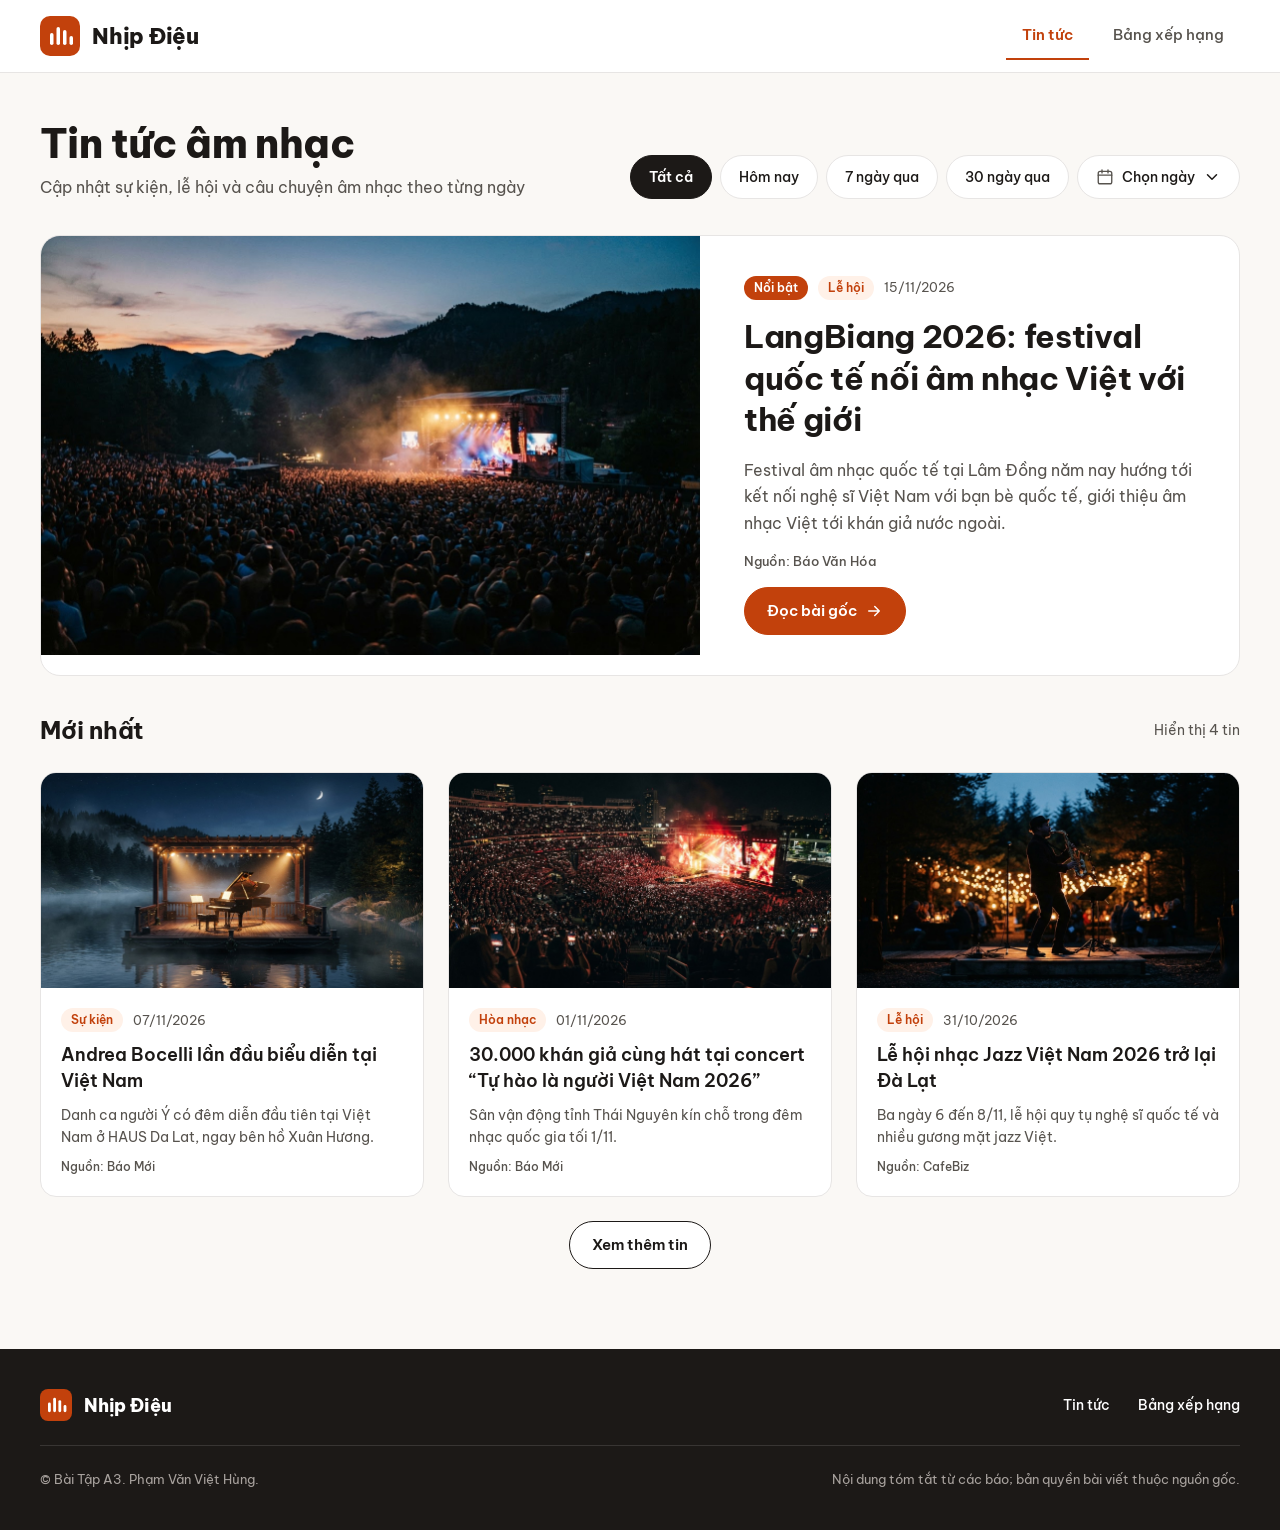
<file: index.html>
<!doctype html>
<html lang="vi">
<head>
  <meta charset="utf-8">
  <meta name="viewport" content="width=device-width, initial-scale=1">
  <title>Tin tức âm nhạc | Nhịp Điệu</title>
  <meta name="description" content="Tin tức sự kiện, lễ hội và câu chuyện âm nhạc cập nhật theo ngày.">
  <link rel="preconnect" href="https://fonts.googleapis.com">
  <link rel="preconnect" href="https://fonts.gstatic.com" crossorigin>
  <link href="https://fonts.googleapis.com/css2?family=Be+Vietnam+Pro:wght@400;500;600;700;800&display=swap" rel="stylesheet">
  <link rel="stylesheet" href="css/style.css">
</head>
<body>
  <header class="site-header">
    <div class="container header-inner">
      <a class="brand" href="index.html">
        <svg viewBox="0 0 40 40" aria-hidden="true"><rect width="40" height="40" rx="10" fill="#C2410C"/><rect x="10" y="17" width="3.5" height="12" rx="1.75" fill="#fff"/><rect x="16.5" y="11" width="3.5" height="18" rx="1.75" fill="#fff"/><rect x="23" y="14" width="3.5" height="15" rx="1.75" fill="#fff"/><rect x="29.5" y="20" width="3.5" height="9" rx="1.75" fill="#fff"/></svg>
        Nhịp Điệu
      </a>
      <nav class="nav" aria-label="Điều hướng chính">
        <a href="index.html" aria-current="page">Tin tức</a>
        <a href="bang-xep-hang.html">Bảng xếp hạng</a>
      </nav>
    </div>
  </header>

  <main class="container page news">
    <input class="sr-only filter-radio" type="radio" name="loc" id="f-all" checked>
    <input class="sr-only filter-radio" type="radio" name="loc" id="f-today">
    <input class="sr-only filter-radio" type="radio" name="loc" id="f-7">
    <input class="sr-only filter-radio" type="radio" name="loc" id="f-30">
    <input class="sr-only filter-radio date-radio" type="radio" name="loc" id="d-1511">
    <input class="sr-only filter-radio date-radio" type="radio" name="loc" id="d-0711">
    <input class="sr-only filter-radio date-radio" type="radio" name="loc" id="d-0111">
    <input class="sr-only filter-radio date-radio" type="radio" name="loc" id="d-3110">
    <input class="sr-only filter-radio date-radio" type="radio" name="loc" id="d-2910">
    <input class="sr-only filter-radio date-radio" type="radio" name="loc" id="d-1110">
    <input class="sr-only filter-radio date-radio" type="radio" name="loc" id="d-1010">
    <input class="sr-only" type="checkbox" id="more">

    <div class="page-head">
      <div>
        <h1>Tin tức âm nhạc</h1>
        <p>Cập nhật sự kiện, lễ hội và câu chuyện âm nhạc theo từng ngày</p>
      </div>
      <div class="chips" role="group" aria-label="Lọc tin theo ngày">
        <label class="chip" for="f-all">Tất cả</label>
        <label class="chip" for="f-today">Hôm nay</label>
        <label class="chip" for="f-7">7 ngày qua</label>
        <label class="chip" for="f-30">30 ngày qua</label>
        <details class="datepick">
          <summary class="chip">
            <svg viewBox="0 0 24 24" fill="none" aria-hidden="true"><rect x="3" y="4.5" width="18" height="16.5" rx="2.5" stroke="#57534E" stroke-width="1.8"/><path d="M3 9.5h18M8 2.5v4M16 2.5v4" stroke="#57534E" stroke-width="1.8" stroke-linecap="round"/></svg>
            Chọn ngày
            <svg viewBox="0 0 24 24" fill="none" aria-hidden="true"><path d="m6 9 6 6 6-6" stroke="#1C1917" stroke-width="2" stroke-linecap="round" stroke-linejoin="round"/></svg>
          </summary>
          <div class="datepick-menu">
            <label for="d-1511">15/11/2026</label>
            <label for="d-0711">07/11/2026</label>
            <label for="d-0111">01/11/2026</label>
            <label for="d-3110">31/10/2026</label>
            <label for="d-2910">29/10/2026</label>
            <label for="d-1110">11/10/2026</label>
            <label for="d-1010">10/10/2026</label>
          </div>
        </details>
      </div>
    </div>

    <article class="featured post d-today d-7 d-30 on-1511">
      <figure class="thumb">
        <img src="assets/img/langbiang.jpg" alt="Sân khấu lễ hội âm nhạc ngoài trời giữa đồi thông lúc chạng vạng" width="1320" height="840">
      </figure>
      <div class="featured-body">
        <div class="meta">
          <span class="tag is-hot">Nổi bật</span>
          <span class="tag">Lễ hội</span>
          <time datetime="2026-11-15">15/11/2026</time>
        </div>
        <h2>LangBiang 2026: festival quốc tế nối âm nhạc Việt với thế giới</h2>
        <p>Festival âm nhạc quốc tế tại Lâm Đồng năm nay hướng tới kết nối nghệ sĩ Việt Nam với bạn bè quốc tế, giới thiệu âm nhạc Việt tới khán giả nước ngoài.</p>
        <p class="source">Nguồn: Báo Văn Hóa</p>
        <a class="btn btn-primary" href="https://baovanhoa.vn/festival-am-nhac-quoc-te-langbiang-2026-ket-noi-am-nhac-viet-nam-voi-the-gioi.html" target="_blank" rel="noopener">
          Đọc bài gốc
          <svg viewBox="0 0 24 24" fill="none" aria-hidden="true"><path d="M5 12h14M13 6l6 6-6 6" stroke="#fff" stroke-width="2" stroke-linecap="round" stroke-linejoin="round"/></svg>
        </a>
      </div>
    </article>

    <section class="latest" aria-labelledby="latest-title">
      <h2 id="latest-title">Mới nhất</h2>
      <ul class="grid">
        <li class="card post d-30 on-0711">
          <figure class="thumb"><img src="assets/img/bocelli.jpg" alt="" width="768" height="435" loading="lazy"></figure>
          <div class="card-body">
            <div class="meta"><span class="tag">Sự kiện</span><time datetime="2026-11-07">07/11/2026</time></div>
            <h3><a href="https://baomoi.com/huyen-thoai-am-nhac-maestro-andrea-bocelli-lan-dau-den-viet-nam-c56280451.epi" target="_blank" rel="noopener">Andrea Bocelli lần đầu biểu diễn tại Việt Nam</a></h3>
            <p>Danh ca người Ý có đêm diễn đầu tiên tại Việt Nam ở HAUS Da Lat, ngay bên hồ Xuân Hương.</p>
            <p class="source">Nguồn: Báo Mới</p>
          </div>
        </li>
        <li class="card post d-30 on-0111">
          <figure class="thumb"><img src="assets/img/concert.jpg" alt="" width="768" height="435" loading="lazy"></figure>
          <div class="card-body">
            <div class="meta"><span class="tag">Hòa nhạc</span><time datetime="2026-11-01">01/11/2026</time></div>
            <h3><a href="https://baomoi.com/am-nhac-ket-noi-30-000-trai-tim-tai-concert-quoc-gia-tu-hao-la-nguoi-viet-nam-2026-c56406377.epi" target="_blank" rel="noopener">30.000 khán giả cùng hát tại concert “Tự hào là người Việt Nam 2026”</a></h3>
            <p>Sân vận động tỉnh Thái Nguyên kín chỗ trong đêm nhạc quốc gia tối 1/11.</p>
            <p class="source">Nguồn: Báo Mới</p>
          </div>
        </li>
        <li class="card post d-30 on-3110">
          <figure class="thumb"><img src="assets/img/jazz.jpg" alt="" width="768" height="435" loading="lazy"></figure>
          <div class="card-body">
            <div class="meta"><span class="tag">Lễ hội</span><time datetime="2026-10-31">31/10/2026</time></div>
            <h3><a href="https://cafebiz.vn/viet-nam-co-diem-den-duoc-unesco-cong-nhan-la-thanh-pho-sang-tao-am-nhac-thang-11-don-dan-sao-grammy-va-loat-diva-dinh-dam-1762610311342076.chn" target="_blank" rel="noopener">Lễ hội nhạc Jazz Việt Nam 2026 trở lại Đà Lạt</a></h3>
            <p>Ba ngày 6 đến 8/11, lễ hội quy tụ nghệ sĩ quốc tế và nhiều gương mặt jazz Việt.</p>
            <p class="source">Nguồn: CafeBiz</p>
          </div>
        </li>
        <li class="card post d-30 on-2910">
          <figure class="thumb"><img src="assets/img/ban-quyen.jpg" alt="" width="768" height="435" loading="lazy"></figure>
          <div class="card-body">
            <div class="meta"><span class="tag">Bản quyền</span><time datetime="2026-10-29">29/10/2026</time></div>
            <h3><a href="https://vietbao.vn/chu-tich-hoi-nhac-si-viet-nam-cung-bi-danh-gay-ban-quyen-613629.html" target="_blank" rel="noopener">Bản quyền số: Chủ tịch Hội Nhạc sĩ cũng bị “đánh gậy”</a></h3>
            <p>Vụ việc đặt lại câu hỏi về định danh tác phẩm và bản quyền âm nhạc trên nền tảng số.</p>
            <p class="source">Nguồn: Vietbao</p>
          </div>
        </li>
        <li class="card post on-1110">
          <figure class="thumb"><img src="assets/img/guitar-berlin.jpg" alt="" width="768" height="435" loading="lazy"></figure>
          <div class="card-body">
            <div class="meta"><span class="tag">Quốc tế</span><time datetime="2026-10-11">11/10/2026</time></div>
            <h3><a href="https://www.vietnamplus.vn/suc-song-giai-dieu-viet-tai-lien-hoan-guitar-quoc-te-berlin-post1141304.vnp" target="_blank" rel="noopener">Giai điệu Việt vang lên tại Liên hoan Guitar quốc tế Berlin</a></h3>
            <p>Tiếng đàn guitar mang giai điệu Việt đến với khán giả tại liên hoan quốc tế ở Đức.</p>
            <p class="source">Nguồn: VietnamPlus</p>
          </div>
        </li>
        <li class="card post on-1010">
          <figure class="thumb"><img src="assets/img/nhan-duyen.jpg" alt="" width="768" height="435" loading="lazy"></figure>
          <div class="card-body">
            <div class="meta"><span class="tag">Giao lưu</span><time datetime="2026-10-10">10/10/2026</time></div>
            <h3><a href="https://www.vietnamplus.vn/hoa-nhac-nhan-duyen-cau-noi-van-hoa-viet-nam-han-quoc-post1141266.vnp" target="_blank" rel="noopener">Hòa nhạc “Nhân duyên” nối nhịp văn hóa Việt – Hàn</a></h3>
            <p>Đêm hòa nhạc đưa âm nhạc truyền thống Việt Nam đến gần khán giả Hàn Quốc.</p>
            <p class="source">Nguồn: VietnamPlus</p>
          </div>
        </li>
      </ul>
      <p class="count" aria-live="polite"></p>
      <label class="btn btn-more" for="more">Xem thêm tin</label>
    </section>
  </main>

  <footer class="site-footer">
    <div class="container footer-inner">
      <div class="footer-top">
        <a class="brand" href="index.html">
          <svg viewBox="0 0 40 40" aria-hidden="true"><rect width="40" height="40" rx="10" fill="#C2410C"/><rect x="10" y="17" width="3.5" height="12" rx="1.75" fill="#fff"/><rect x="16.5" y="11" width="3.5" height="18" rx="1.75" fill="#fff"/><rect x="23" y="14" width="3.5" height="15" rx="1.75" fill="#fff"/><rect x="29.5" y="20" width="3.5" height="9" rx="1.75" fill="#fff"/></svg>
          Nhịp Điệu
        </a>
        <nav class="footer-links" aria-label="Liên kết cuối trang">
          <a href="index.html">Tin tức</a>
          <a href="bang-xep-hang.html">Bảng xếp hạng</a>
        </nav>
      </div>
      <div class="footer-bottom">
        <p>© Bài Tập A3. Phạm Văn Việt Hùng.</p>
        <p>Nội dung tóm tắt từ các báo; bản quyền bài viết thuộc nguồn gốc.</p>
      </div>
    </div>
  </footer>
</body>
</html>
</file>
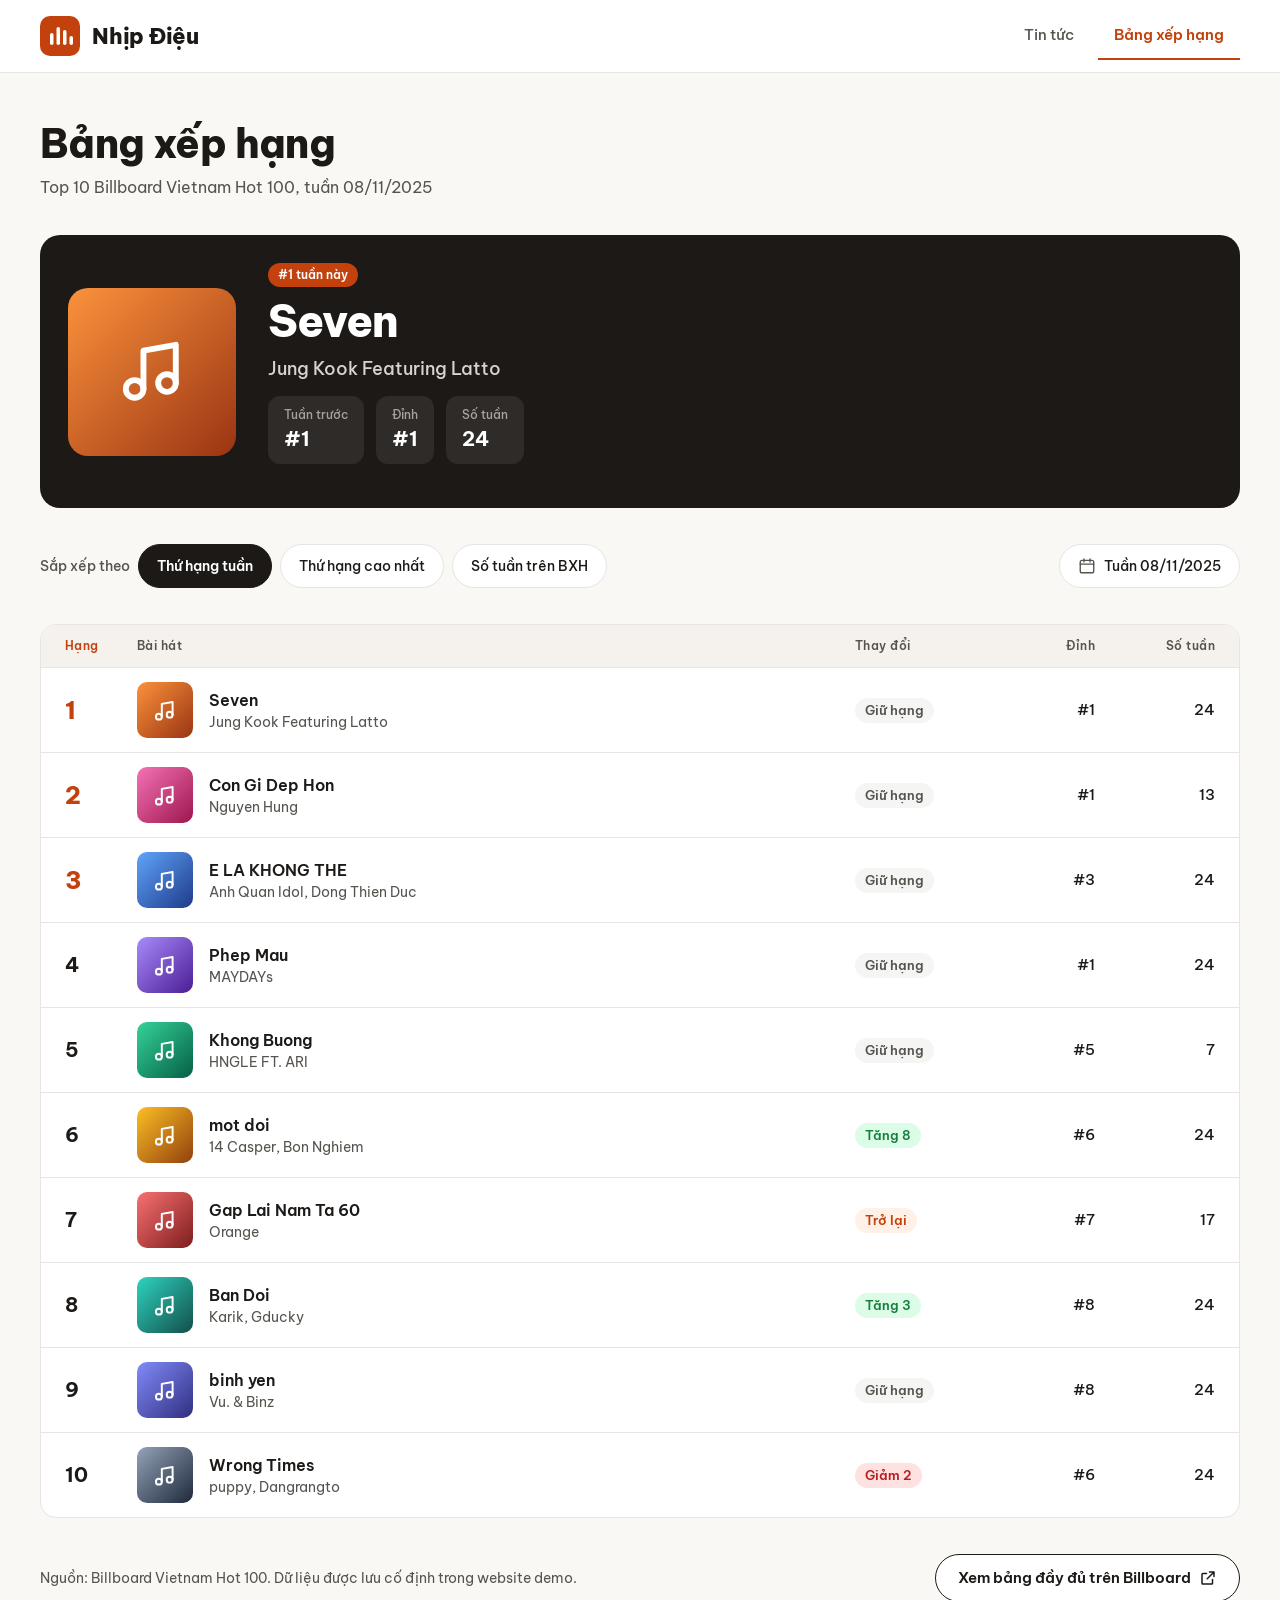
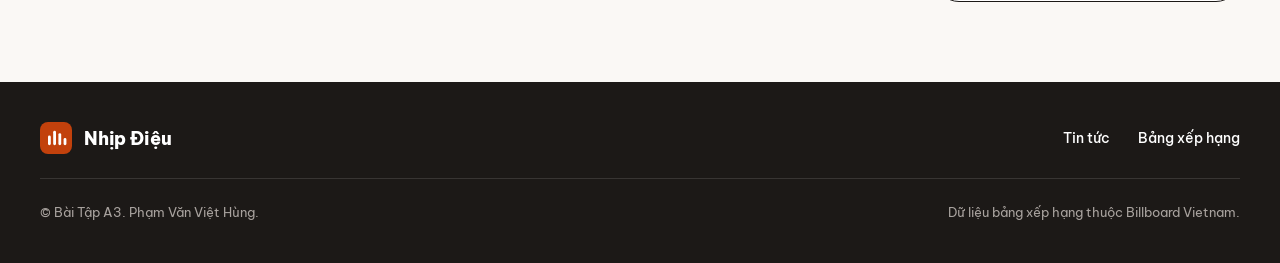
<file: bang-xep-hang.html>
<!doctype html>
<html lang="vi">
<head>
  <meta charset="utf-8">
  <meta name="viewport" content="width=device-width, initial-scale=1">
  <title>Bảng xếp hạng | Nhịp Điệu</title>
  <meta name="description" content="Top 10 Billboard Vietnam Hot 100, sắp xếp theo thứ hạng tuần, thứ hạng cao nhất hoặc số tuần trên bảng xếp hạng.">
  <link rel="preconnect" href="https://fonts.googleapis.com">
  <link rel="preconnect" href="https://fonts.gstatic.com" crossorigin>
  <link href="https://fonts.googleapis.com/css2?family=Be+Vietnam+Pro:wght@400;500;600;700;800&display=swap" rel="stylesheet">
  <link rel="stylesheet" href="css/style.css">
</head>
<body>
  <svg width="0" height="0" style="position:absolute" aria-hidden="true">
    <symbol id="note" viewBox="0 0 24 24" fill="none"><path d="M9 18V5l11-2v13" stroke="#fff" stroke-width="2" stroke-linecap="round" stroke-linejoin="round"/><circle cx="6" cy="18" r="3" stroke="#fff" stroke-width="2"/><circle cx="17" cy="16" r="3" stroke="#fff" stroke-width="2"/></symbol>
  </svg>

  <header class="site-header">
    <div class="container header-inner">
      <a class="brand" href="index.html">
        <svg viewBox="0 0 40 40" aria-hidden="true"><rect width="40" height="40" rx="10" fill="#C2410C"/><rect x="10" y="17" width="3.5" height="12" rx="1.75" fill="#fff"/><rect x="16.5" y="11" width="3.5" height="18" rx="1.75" fill="#fff"/><rect x="23" y="14" width="3.5" height="15" rx="1.75" fill="#fff"/><rect x="29.5" y="20" width="3.5" height="9" rx="1.75" fill="#fff"/></svg>
        Nhịp Điệu
      </a>
      <nav class="nav" aria-label="Điều hướng chính">
        <a href="index.html">Tin tức</a>
        <a href="bang-xep-hang.html" aria-current="page">Bảng xếp hạng</a>
      </nav>
    </div>
  </header>

  <main class="container page charts">
    <input class="sr-only sort-radio" type="radio" name="sort" id="s-week" checked>
    <input class="sr-only sort-radio" type="radio" name="sort" id="s-peak">
    <input class="sr-only sort-radio" type="radio" name="sort" id="s-weeks">

    <div class="page-head">
      <div>
        <h1>Bảng xếp hạng</h1>
        <p>Top 10 Billboard Vietnam Hot 100, tuần 08/11/2025</p>
      </div>
    </div>

    <section class="champion" aria-labelledby="champion-title">
      <div class="cover" style="--c1:#fb923c;--c2:#9a3412"><svg aria-hidden="true"><use href="#note"/></svg></div>
      <div class="champion-body">
        <span class="tag is-hot">#1 tuần này</span>
        <h2 id="champion-title">Seven</h2>
        <p class="champion-artist">Jung Kook Featuring Latto</p>
        <dl class="stats">
          <div><dt>Tuần trước</dt><dd>#1</dd></div>
          <div><dt>Đỉnh</dt><dd>#1</dd></div>
          <div><dt>Số tuần</dt><dd>24</dd></div>
        </dl>
      </div>
    </section>

    <div class="controls">
      <div class="chips sort-chips" role="group" aria-label="Sắp xếp danh sách">
        <span class="controls-label">Sắp xếp theo</span>
        <label class="chip" for="s-week">Thứ hạng tuần</label>
        <label class="chip" for="s-peak">Thứ hạng cao nhất</label>
        <label class="chip" for="s-weeks">Số tuần trên BXH</label>
      </div>
      <span class="chip week">
        <svg viewBox="0 0 24 24" fill="none" aria-hidden="true"><rect x="3" y="4.5" width="18" height="16.5" rx="2.5" stroke="#57534E" stroke-width="1.8"/><path d="M3 9.5h18M8 2.5v4M16 2.5v4" stroke="#57534E" stroke-width="1.8" stroke-linecap="round"/></svg>
        Tuần 08/11/2025
      </span>
    </div>

    <div class="table-wrap">
      <div class="rank-head" aria-hidden="true">
        <span class="th-week">Hạng</span>
        <span>Bài hát</span>
        <span>Thay đổi</span>
        <span class="num th-peak">Đỉnh</span>
        <span class="num th-weeks">Số tuần</span>
      </div>
      <ol class="rank-list">
        <li class="rank-row" style="--peak:1;--weeks:1">
          <span class="pos">1</span>
          <span class="song"><span class="cover" style="--c1:#fb923c;--c2:#9a3412"><svg aria-hidden="true"><use href="#note"/></svg></span><span><span class="song-title">Seven</span><span class="song-artist">Jung Kook Featuring Latto</span></span></span>
          <span class="chg">Giữ hạng</span>
          <span class="num peak">#1</span>
          <span class="num weeks">24</span>
        </li>
        <li class="rank-row" style="--peak:2;--weeks:9">
          <span class="pos">2</span>
          <span class="song"><span class="cover" style="--c1:#f472b6;--c2:#9d174d"><svg aria-hidden="true"><use href="#note"/></svg></span><span><span class="song-title">Con Gi Dep Hon</span><span class="song-artist">Nguyen Hung</span></span></span>
          <span class="chg">Giữ hạng</span>
          <span class="num peak">#1</span>
          <span class="num weeks">13</span>
        </li>
        <li class="rank-row" style="--peak:4;--weeks:2">
          <span class="pos">3</span>
          <span class="song"><span class="cover" style="--c1:#60a5fa;--c2:#1e3a8a"><svg aria-hidden="true"><use href="#note"/></svg></span><span><span class="song-title">E LA KHONG THE</span><span class="song-artist">Anh Quan Idol, Dong Thien Duc</span></span></span>
          <span class="chg">Giữ hạng</span>
          <span class="num peak">#3</span>
          <span class="num weeks">24</span>
        </li>
        <li class="rank-row" style="--peak:3;--weeks:3">
          <span class="pos">4</span>
          <span class="song"><span class="cover" style="--c1:#a78bfa;--c2:#4c1d95"><svg aria-hidden="true"><use href="#note"/></svg></span><span><span class="song-title">Phep Mau</span><span class="song-artist">MAYDAYs</span></span></span>
          <span class="chg">Giữ hạng</span>
          <span class="num peak">#1</span>
          <span class="num weeks">24</span>
        </li>
        <li class="rank-row" style="--peak:5;--weeks:10">
          <span class="pos">5</span>
          <span class="song"><span class="cover" style="--c1:#34d399;--c2:#065f46"><svg aria-hidden="true"><use href="#note"/></svg></span><span><span class="song-title">Khong Buong</span><span class="song-artist">HNGLE FT. ARI</span></span></span>
          <span class="chg">Giữ hạng</span>
          <span class="num peak">#5</span>
          <span class="num weeks">7</span>
        </li>
        <li class="rank-row" style="--peak:6;--weeks:4">
          <span class="pos">6</span>
          <span class="song"><span class="cover" style="--c1:#fbbf24;--c2:#92400e"><svg aria-hidden="true"><use href="#note"/></svg></span><span><span class="song-title">mot doi</span><span class="song-artist">14 Casper, Bon Nghiem</span></span></span>
          <span class="chg up">Tăng 8</span>
          <span class="num peak">#6</span>
          <span class="num weeks">24</span>
        </li>
        <li class="rank-row" style="--peak:8;--weeks:8">
          <span class="pos">7</span>
          <span class="song"><span class="cover" style="--c1:#f87171;--c2:#7f1d1d"><svg aria-hidden="true"><use href="#note"/></svg></span><span><span class="song-title">Gap Lai Nam Ta 60</span><span class="song-artist">Orange</span></span></span>
          <span class="chg re">Trở lại</span>
          <span class="num peak">#7</span>
          <span class="num weeks">17</span>
        </li>
        <li class="rank-row" style="--peak:9;--weeks:5">
          <span class="pos">8</span>
          <span class="song"><span class="cover" style="--c1:#2dd4bf;--c2:#134e4a"><svg aria-hidden="true"><use href="#note"/></svg></span><span><span class="song-title">Ban Doi</span><span class="song-artist">Karik, Gducky</span></span></span>
          <span class="chg up">Tăng 3</span>
          <span class="num peak">#8</span>
          <span class="num weeks">24</span>
        </li>
        <li class="rank-row" style="--peak:10;--weeks:6">
          <span class="pos">9</span>
          <span class="song"><span class="cover" style="--c1:#818cf8;--c2:#312e81"><svg aria-hidden="true"><use href="#note"/></svg></span><span><span class="song-title">binh yen</span><span class="song-artist">Vu. &amp; Binz</span></span></span>
          <span class="chg">Giữ hạng</span>
          <span class="num peak">#8</span>
          <span class="num weeks">24</span>
        </li>
        <li class="rank-row" style="--peak:7;--weeks:7">
          <span class="pos">10</span>
          <span class="song"><span class="cover" style="--c1:#94a3b8;--c2:#1e293b"><svg aria-hidden="true"><use href="#note"/></svg></span><span><span class="song-title">Wrong Times</span><span class="song-artist">puppy, Dangrangto</span></span></span>
          <span class="chg down">Giảm 2</span>
          <span class="num peak">#6</span>
          <span class="num weeks">24</span>
        </li>
      </ol>
    </div>

    <div class="source-row">
      <p>Nguồn: Billboard Vietnam Hot 100. Dữ liệu được lưu cố định trong website demo.</p>
      <a class="btn" href="https://www.billboard.com/charts/billboard-vietnam-hot-100-songs" target="_blank" rel="noopener">
        Xem bảng đầy đủ trên Billboard
        <svg viewBox="0 0 24 24" fill="none" aria-hidden="true"><path d="M14 4h6v6M20 4l-9 9M18 14v5a1 1 0 0 1-1 1H5a1 1 0 0 1-1-1V7a1 1 0 0 1 1-1h5" stroke="#1C1917" stroke-width="2" stroke-linecap="round" stroke-linejoin="round"/></svg>
      </a>
    </div>
  </main>

  <footer class="site-footer">
    <div class="container footer-inner">
      <div class="footer-top">
        <a class="brand" href="index.html">
          <svg viewBox="0 0 40 40" aria-hidden="true"><rect width="40" height="40" rx="10" fill="#C2410C"/><rect x="10" y="17" width="3.5" height="12" rx="1.75" fill="#fff"/><rect x="16.5" y="11" width="3.5" height="18" rx="1.75" fill="#fff"/><rect x="23" y="14" width="3.5" height="15" rx="1.75" fill="#fff"/><rect x="29.5" y="20" width="3.5" height="9" rx="1.75" fill="#fff"/></svg>
          Nhịp Điệu
        </a>
        <nav class="footer-links" aria-label="Liên kết cuối trang">
          <a href="index.html">Tin tức</a>
          <a href="bang-xep-hang.html">Bảng xếp hạng</a>
        </nav>
      </div>
      <div class="footer-bottom">
        <p>© Bài Tập A3. Phạm Văn Việt Hùng.</p>
        <p>Dữ liệu bảng xếp hạng thuộc Billboard Vietnam.</p>
      </div>
    </div>
  </footer>
</body>
</html>
</file>
<file: css/style.css>
:root {
  --bg: #faf8f5;
  --surface: #ffffff;
  --ink: #1c1917;
  --muted: #57534e;
  --line: #e7e5e4;
  --accent: #c2410c;
  --accent-soft: #fff1e8;
  --head: #f5f2ee;
  --placeholder: #ede9e4;
  --font: "Be Vietnam Pro", system-ui, -apple-system, "Segoe UI", Roboto, sans-serif;
  --radius-pill: 999px;
  --container: 1200px;
}

*,
*::before,
*::after {
  box-sizing: border-box;
}

html {
  -webkit-text-size-adjust: 100%;
}

body {
  margin: 0;
  font-family: var(--font);
  font-size: 16px;
  line-height: 1.5;
  color: var(--ink);
  background: var(--bg);
}

img,
svg {
  display: block;
  max-width: 100%;
}

a {
  color: inherit;
  text-decoration: none;
}

h1,
h2,
h3,
p {
  margin: 0;
}

ul,
ol {
  margin: 0;
  padding: 0;
  list-style: none;
}

:focus-visible {
  outline: 2px solid var(--accent);
  outline-offset: 3px;
}

.sr-only {
  position: absolute;
  width: 1px;
  height: 1px;
  padding: 0;
  margin: -1px;
  overflow: hidden;
  clip: rect(0 0 0 0);
  white-space: nowrap;
  border: 0;
}

.container {
  width: 100%;
  max-width: calc(var(--container) + 48px);
  margin-inline: auto;
  padding-inline: 24px;
}

.site-header {
  background: var(--surface);
  border-bottom: 1px solid var(--line);
}

.header-inner {
  display: flex;
  align-items: center;
  justify-content: space-between;
  gap: 16px;
  min-height: 72px;
}

.brand {
  display: inline-flex;
  align-items: center;
  gap: 12px;
  font-size: 22px;
  font-weight: 800;
  letter-spacing: -0.01em;
}

.brand svg {
  width: 40px;
  height: 40px;
}

.nav {
  display: flex;
  gap: 8px;
}

.nav a {
  padding: 12px 16px;
  font-size: 15px;
  font-weight: 500;
  color: var(--muted);
  border-bottom: 2px solid transparent;
}

.nav a:hover {
  color: var(--ink);
}

.nav a[aria-current="page"] {
  font-weight: 600;
  color: var(--accent);
  border-bottom-color: var(--accent);
}

.page {
  padding-block: 48px 80px;
  display: flex;
  flex-direction: column;
  gap: 36px;
}

.page-head {
  display: flex;
  flex-wrap: wrap;
  align-items: flex-end;
  justify-content: space-between;
  gap: 20px;
}

.page-head h1 {
  font-size: clamp(30px, 4vw, 40px);
  font-weight: 800;
  line-height: 1.15;
  letter-spacing: -0.015em;
}

.page-head p {
  margin-top: 8px;
  color: var(--muted);
}

.chips {
  display: flex;
  flex-wrap: wrap;
  align-items: center;
  gap: 8px;
}

.chip {
  display: inline-flex;
  align-items: center;
  gap: 8px;
  min-height: 44px;
  padding: 0 18px;
  font-size: 14px;
  font-weight: 500;
  background: var(--surface);
  border: 1px solid var(--line);
  border-radius: var(--radius-pill);
  cursor: pointer;
  user-select: none;
}

.chip:hover {
  border-color: var(--muted);
}

.chip.is-on {
  color: var(--surface);
  background: var(--ink);
  border-color: var(--ink);
  font-weight: 600;
}

.chip svg {
  width: 18px;
  height: 18px;
  flex: none;
}

.tag {
  display: inline-block;
  padding: 3px 10px;
  font-size: 12px;
  font-weight: 600;
  color: var(--accent);
  background: var(--accent-soft);
  border-radius: var(--radius-pill);
}

.tag.is-hot {
  color: var(--surface);
  background: var(--accent);
}

.meta {
  display: flex;
  flex-wrap: wrap;
  align-items: center;
  gap: 10px;
  font-size: 13px;
  color: var(--muted);
}

.source {
  font-size: 13px;
  font-weight: 500;
  color: var(--muted);
}

.btn {
  display: inline-flex;
  align-items: center;
  justify-content: center;
  gap: 8px;
  min-height: 48px;
  padding: 0 22px;
  font: inherit;
  font-size: 15px;
  font-weight: 600;
  border-radius: var(--radius-pill);
  border: 1.5px solid var(--ink);
  background: var(--surface);
  color: var(--ink);
  cursor: pointer;
}

.btn:hover {
  background: var(--head);
}

.btn-primary {
  color: var(--surface);
  background: var(--accent);
  border-color: var(--accent);
}

.btn-primary:hover {
  background: #a3360a;
  border-color: #a3360a;
}

.btn svg {
  width: 18px;
  height: 18px;
}

.thumb {
  margin: 0;
  background: var(--placeholder);
  overflow: hidden;
}

.thumb img {
  color: transparent;
  width: 100%;
  height: 100%;
  object-fit: cover;
}

.datepick {
  position: relative;
}

.datepick summary {
  list-style: none;
}

.datepick summary::-webkit-details-marker {
  display: none;
}

.datepick[open] summary svg:last-child {
  transform: rotate(180deg);
}

.datepick-menu {
  position: absolute;
  right: 0;
  top: calc(100% + 8px);
  z-index: 10;
  display: grid;
  gap: 2px;
  min-width: 200px;
  padding: 8px;
  background: var(--surface);
  border: 1px solid var(--line);
  border-radius: 16px;
  box-shadow: 0 12px 32px rgba(28, 25, 23, 0.12);
}

.datepick-menu label {
  padding: 10px 12px;
  font-size: 14px;
  border-radius: 10px;
  cursor: pointer;
}

.datepick-menu label:hover {
  background: var(--head);
}

.featured {
  display: grid;
  grid-template-columns: 11fr 9fr;
  background: var(--surface);
  border: 1px solid var(--line);
  border-radius: 20px;
  overflow: hidden;
}

.featured .thumb {
  aspect-ratio: 11 / 7;
}

.featured-body {
  display: flex;
  flex-direction: column;
  justify-content: center;
  align-items: flex-start;
  gap: 16px;
  padding: 40px 44px;
}

.featured h2 {
  font-size: clamp(24px, 2.6vw, 32px);
  font-weight: 700;
  line-height: 1.3;
  letter-spacing: -0.01em;
}

.featured-body > p:not(.source) {
  font-size: 16px;
  line-height: 1.65;
  color: var(--muted);
}

.latest {
  display: grid;
  grid-template-columns: 1fr auto;
  grid-template-areas:
    "title count"
    "grid grid"
    "more more";
  align-items: center;
  row-gap: 24px;
}

.latest h2 {
  grid-area: title;
  font-size: 24px;
  font-weight: 700;
  letter-spacing: -0.01em;
}

.count {
  grid-area: count;
  font-size: 14px;
  color: var(--muted);
}

.count::before {
  content: "Hiển thị " counter(tin) " tin";
}

.grid {
  grid-area: grid;
  display: grid;
  grid-template-columns: repeat(3, minmax(0, 1fr));
  gap: 24px;
}

.btn-more {
  grid-area: more;
  justify-self: center;
  display: none;
}

.card {
  position: relative;
  display: flex;
  flex-direction: column;
  background: var(--surface);
  border: 1px solid var(--line);
  border-radius: 16px;
  overflow: hidden;
}

.card:hover {
  border-color: #d6d3d1;
}

.card .thumb {
  aspect-ratio: 16 / 9;
}

.card-body {
  display: flex;
  flex-direction: column;
  gap: 10px;
  flex: 1;
  padding: 20px;
}

.card h3 {
  font-size: 18px;
  font-weight: 600;
  line-height: 26px;
  display: -webkit-box;
  -webkit-line-clamp: 2;
  -webkit-box-orient: vertical;
  overflow: hidden;
  min-height: 52px;
}

.card h3 a::after {
  content: "";
  position: absolute;
  inset: 0;
}

.card h3 a:focus-visible {
  outline: none;
}

.card:has(h3 a:focus-visible) {
  outline: 2px solid var(--accent);
  outline-offset: 3px;
}

.card-body > p:not(.source) {
  font-size: 14px;
  line-height: 22px;
  color: var(--muted);
  display: -webkit-box;
  -webkit-line-clamp: 2;
  -webkit-box-orient: vertical;
  overflow: hidden;
}

.card .source {
  margin-top: auto;
  font-size: 12px;
}

.news {
  counter-reset: tin;
}

.post {
  counter-increment: tin;
}

.news:has(#f-all:checked) label[for="f-all"],
.news:has(#f-today:checked) label[for="f-today"],
.news:has(#f-7:checked) label[for="f-7"],
.news:has(#f-30:checked) label[for="f-30"],
.news:has(.date-radio:checked) .datepick summary {
  color: var(--surface);
  background: var(--ink);
  border-color: var(--ink);
  font-weight: 600;
}

.news:has(.date-radio:checked) .datepick summary svg {
  filter: invert(1);
}

.news:has(#f-today:checked) .post:not(.d-today),
.news:has(#f-7:checked) .post:not(.d-7),
.news:has(#f-30:checked) .post:not(.d-30),
.news:has(#d-1511:checked) .post:not(.on-1511),
.news:has(#d-0711:checked) .post:not(.on-0711),
.news:has(#d-0111:checked) .post:not(.on-0111),
.news:has(#d-3110:checked) .post:not(.on-3110),
.news:has(#d-2910:checked) .post:not(.on-2910),
.news:has(#d-1110:checked) .post:not(.on-1110),
.news:has(#d-1010:checked) .post:not(.on-1010) {
  display: none;
}

.news:has(#d-1511:checked) label[for="d-1511"],
.news:has(#d-0711:checked) label[for="d-0711"],
.news:has(#d-0111:checked) label[for="d-0111"],
.news:has(#d-3110:checked) label[for="d-3110"],
.news:has(#d-2910:checked) label[for="d-2910"],
.news:has(#d-1110:checked) label[for="d-1110"],
.news:has(#d-1010:checked) label[for="d-1010"] {
  font-weight: 600;
  color: var(--accent);
  background: var(--accent-soft);
}

.news:has(#f-all:checked):not(:has(#more:checked)) .card:nth-child(n + 4) {
  display: none;
}

.news:has(#f-all:checked):not(:has(#more:checked)) .btn-more {
  display: inline-flex;
}

.news:has(.filter-radio:focus-visible) .chips {
  outline: 2px solid var(--accent);
  outline-offset: 6px;
  border-radius: 28px;
}

.champion {
  display: flex;
  align-items: center;
  gap: 32px;
  padding: 28px;
  color: var(--surface);
  background: var(--ink);
  border-radius: 20px;
}

.cover {
  display: grid;
  place-items: center;
  flex: none;
  width: 56px;
  height: 56px;
  border-radius: 10px;
  background: linear-gradient(135deg, var(--c1), var(--c2));
}

.cover svg {
  width: 42%;
  height: 42%;
}

.champion .cover {
  width: 168px;
  height: 168px;
  border-radius: 20px;
}

.champion-body {
  display: flex;
  flex-direction: column;
  align-items: flex-start;
  gap: 10px;
  min-width: 0;
}

.champion h2 {
  font-size: clamp(32px, 4vw, 44px);
  font-weight: 800;
  line-height: 1.1;
  letter-spacing: -0.02em;
}

.champion-artist {
  font-size: 18px;
  font-weight: 500;
  color: #d6d3d1;
}

.stats {
  display: flex;
  flex-wrap: wrap;
  gap: 12px;
  margin-top: 4px;
}

.stats div {
  padding: 10px 16px;
  background: rgba(255, 255, 255, 0.08);
  border-radius: 12px;
}

.stats dt {
  font-size: 12px;
  font-weight: 500;
  color: #a8a29e;
}

.stats dd {
  margin: 0;
  font-size: 20px;
  font-weight: 700;
}

.controls {
  display: flex;
  flex-wrap: wrap;
  align-items: center;
  justify-content: space-between;
  gap: 16px;
}

.controls-label {
  font-size: 14px;
  font-weight: 500;
  color: var(--muted);
}

.week {
  cursor: default;
}

.week:hover {
  border-color: var(--line);
}

.table-wrap {
  overflow-x: auto;
  background: var(--surface);
  border: 1px solid var(--line);
  border-radius: 16px;
}

.rank-head,
.rank-row {
  display: grid;
  grid-template-columns: 72px minmax(220px, 1fr) 130px 110px 120px;
  align-items: center;
  min-width: 720px;
  padding-inline: 24px;
}

.rank-head {
  padding-block: 12px;
  font-size: 12px;
  font-weight: 600;
  letter-spacing: 0.04em;
  color: var(--muted);
  background: var(--head);
}

.rank-list {
  display: flex;
  flex-direction: column;
}

.rank-row {
  padding-block: 14px;
  border-top: 1px solid var(--line);
}

.num {
  text-align: right;
}

.pos {
  font-size: 20px;
  font-weight: 700;
}

.rank-row:nth-child(-n + 3) .pos {
  font-size: 24px;
  font-weight: 800;
  color: var(--accent);
}

.song {
  display: flex;
  align-items: center;
  gap: 16px;
  min-width: 0;
}

.song-title {
  display: block;
  font-weight: 600;
}

.song-artist {
  display: block;
  font-size: 14px;
  color: var(--muted);
}

.chg {
  justify-self: start;
  padding: 3px 10px;
  font-size: 13px;
  font-weight: 600;
  color: var(--muted);
  background: #f5f5f4;
  border-radius: var(--radius-pill);
}

.chg.up {
  color: #15803d;
  background: #dcfce7;
}

.chg.down {
  color: #b91c1c;
  background: #fee2e2;
}

.chg.re {
  color: var(--accent);
  background: var(--accent-soft);
}

.peak,
.weeks {
  font-size: 15px;
  font-weight: 500;
}

.th-week {
  color: var(--accent);
}

.charts:has(#s-week:checked) label[for="s-week"],
.charts:has(#s-peak:checked) label[for="s-peak"],
.charts:has(#s-weeks:checked) label[for="s-weeks"] {
  color: var(--surface);
  background: var(--ink);
  border-color: var(--ink);
  font-weight: 600;
}

.charts:has(.sort-radio:focus-visible) .sort-chips {
  outline: 2px solid var(--accent);
  outline-offset: 6px;
  border-radius: 28px;
}

.charts:has(#s-peak:checked) .rank-row {
  order: var(--peak);
}

.charts:has(#s-weeks:checked) .rank-row {
  order: var(--weeks);
}

.charts:not(:has(#s-week:checked)) .th-week {
  color: var(--muted);
}

.charts:has(#s-peak:checked) .th-peak,
.charts:has(#s-peak:checked) .peak,
.charts:has(#s-weeks:checked) .th-weeks,
.charts:has(#s-weeks:checked) .weeks {
  color: var(--accent);
  font-weight: 700;
}

.source-row {
  display: flex;
  flex-wrap: wrap;
  align-items: center;
  justify-content: space-between;
  gap: 16px;
  font-size: 14px;
  color: var(--muted);
}

.site-footer {
  color: var(--surface);
  background: var(--ink);
}

.footer-inner {
  display: flex;
  flex-direction: column;
  gap: 24px;
  padding-block: 40px;
}

.footer-top,
.footer-bottom {
  display: flex;
  flex-wrap: wrap;
  align-items: center;
  justify-content: space-between;
  gap: 16px;
}

.footer-top {
  padding-bottom: 24px;
  border-bottom: 1px solid rgba(255, 255, 255, 0.12);
}

.site-footer .brand {
  font-size: 18px;
}

.site-footer .brand svg {
  width: 32px;
  height: 32px;
}

.footer-links {
  display: flex;
  flex-wrap: wrap;
  gap: 28px;
  font-size: 14px;
  font-weight: 500;
}

.footer-links a:hover {
  text-decoration: underline;
}

.footer-bottom {
  font-size: 13px;
  color: #a8a29e;
}

@media (max-width: 1024px) {
  .featured {
    grid-template-columns: 1fr;
  }

  .featured-body {
    padding: 28px;
  }

  .grid {
    grid-template-columns: repeat(2, minmax(0, 1fr));
  }

  .news:has(#f-all:checked):not(:has(#more:checked)) .card:nth-child(n + 4) {
    display: flex;
  }

  .news:has(#f-all:checked):not(:has(#more:checked)) .card:nth-child(n + 5) {
    display: none;
  }
}

@media (max-width: 640px) {
  .header-inner {
    min-height: 64px;
  }

  .brand {
    font-size: 19px;
  }

  .brand svg {
    width: 34px;
    height: 34px;
  }

  .nav a {
    padding: 10px 8px;
    font-size: 14px;
  }

  .page {
    padding-block: 32px 56px;
    gap: 28px;
  }

  .grid {
    grid-template-columns: 1fr;
  }

  .news:has(#f-all:checked):not(:has(#more:checked)) .card:nth-child(n + 4) {
    display: none;
  }

  .datepick-menu {
    left: 0;
    right: auto;
  }

  .champion {
    flex-direction: column;
    align-items: flex-start;
    gap: 20px;
    padding: 20px;
  }

  .champion .cover {
    width: 112px;
    height: 112px;
  }

  .rank-head,
  .rank-row {
    padding-inline: 16px;
  }
}

@media (prefers-reduced-motion: reduce) {
  * {
    transition: none !important;
    animation: none !important;
  }
}
</file>
